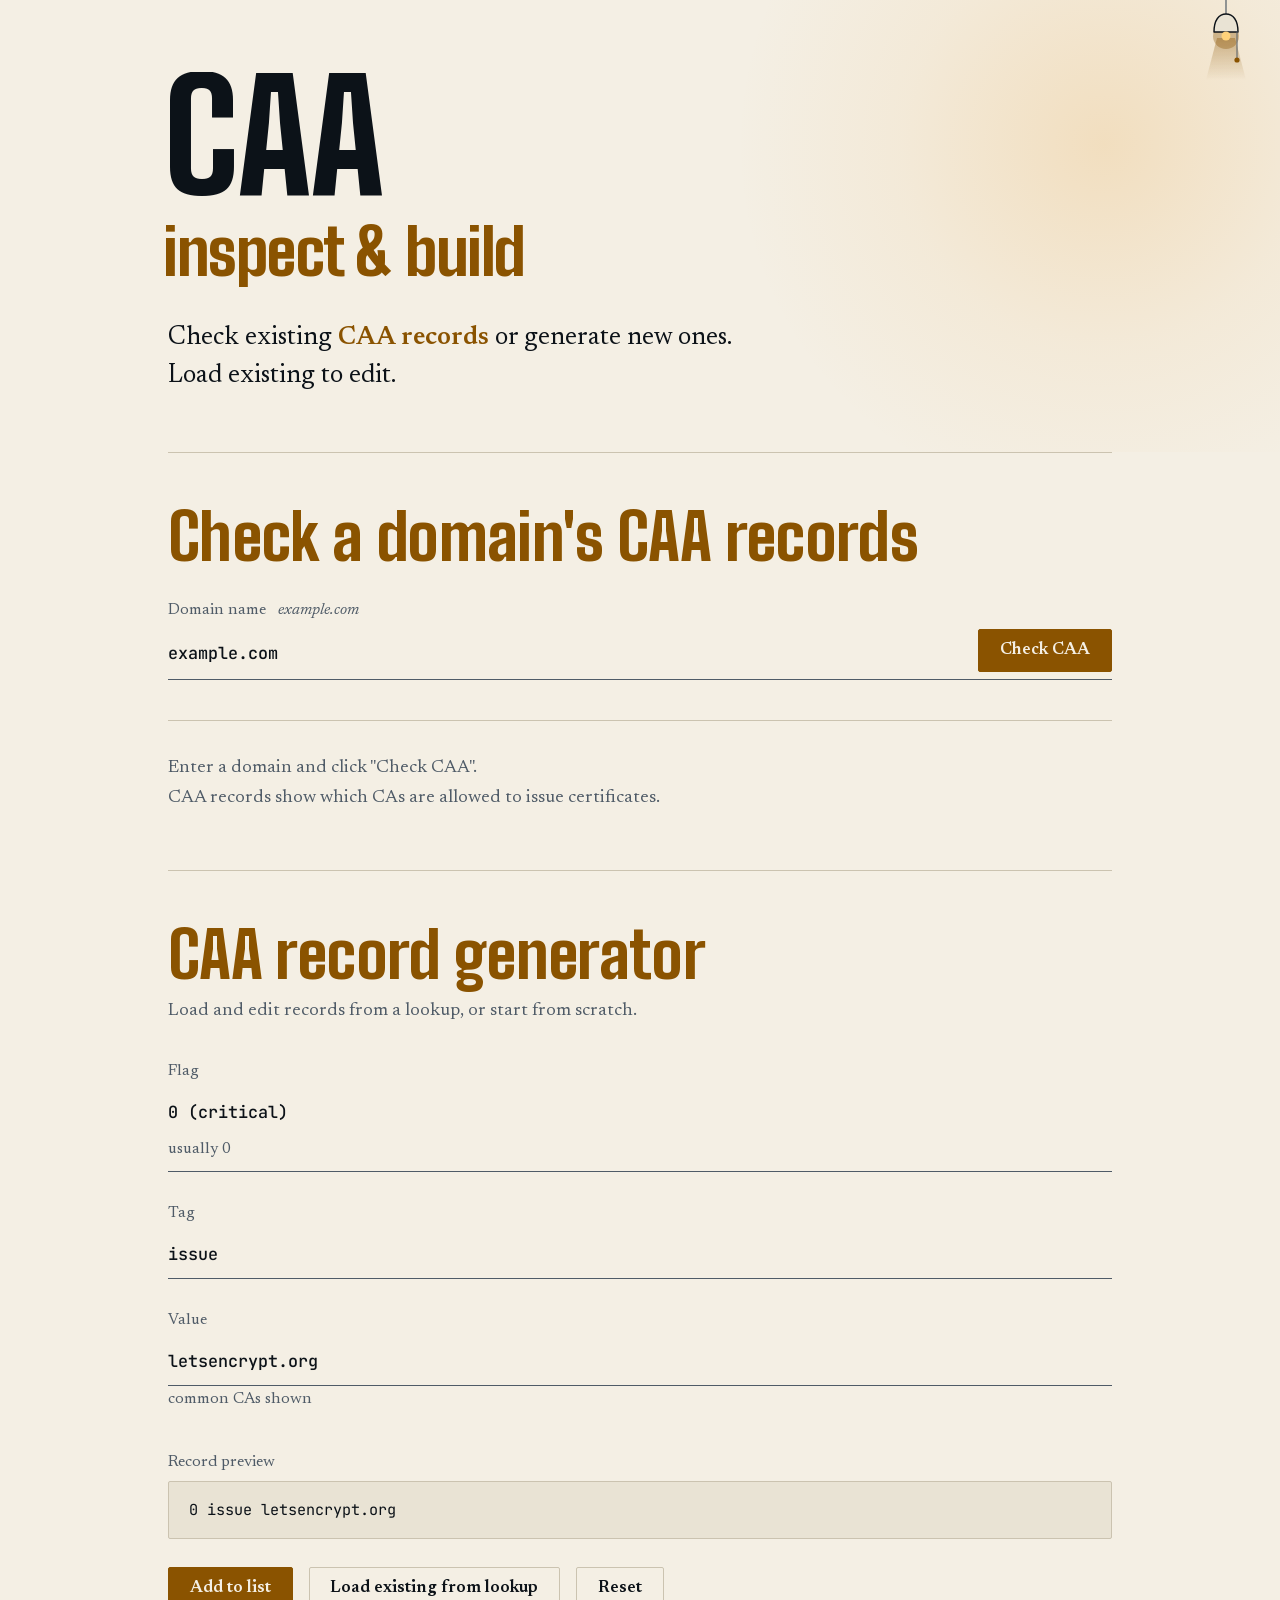
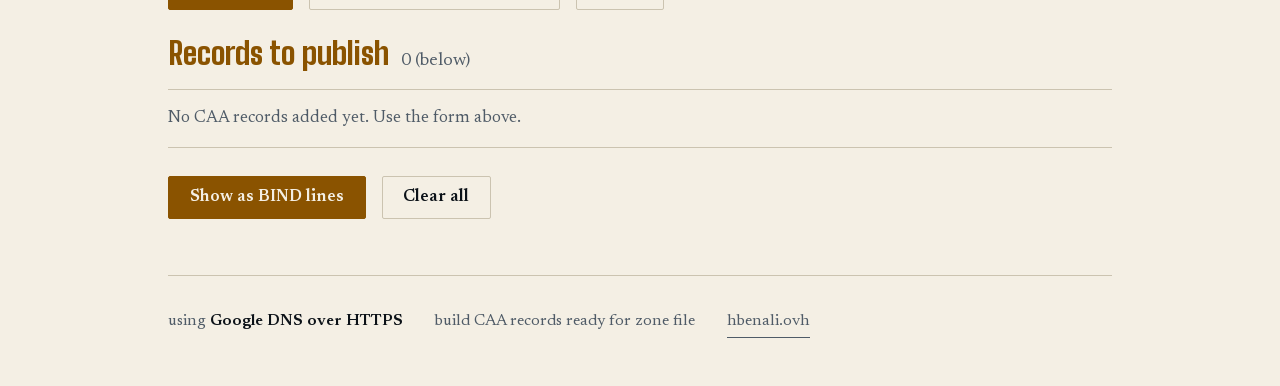
<file: index.html>
<!DOCTYPE html>
<html lang="en">
<head>
  <meta charset="UTF-8">
  <meta name="viewport" content="width=device-width, initial-scale=1.0">
  <title>CAA Checker — DNS CAA Record Inspector & Generator</title>
  <meta name="description" content="Free CAA record checker and generator. Instantly inspect any domain's DNS CAA records to see which certificate authorities may issue for it, and build new issue/issuewild/iodef records ready for your zone file.">
  <meta name="robots" content="index, follow">
  <link rel="canonical" href="https://caa.hbenali.ovh/">

  <!-- Security (static hosting: no custom HTTP headers, so CSP/referrer are set here; X-Frame-Options/X-Content-Type-Options need a real header and aren't achievable via meta) -->
  <meta http-equiv="Content-Security-Policy" content="default-src 'self'; script-src 'self' 'unsafe-inline'; style-src 'self' 'unsafe-inline'; font-src 'self'; img-src 'self' data:; connect-src 'self' https://dns.google; object-src 'none'; base-uri 'self'; form-action 'self'">
  <meta name="referrer" content="strict-origin-when-cross-origin">

  <!-- Open Graph -->
  <meta property="og:type" content="website">
  <meta property="og:title" content="CAA Checker — DNS CAA Record Inspector & Generator">
  <meta property="og:description" content="Inspect any domain's DNS CAA records and build new issue/issuewild/iodef records ready for your zone file.">
  <meta property="og:url" content="https://caa.hbenali.ovh/">
  <meta property="og:site_name" content="CAA Checker">
  <meta property="og:locale" content="en_US">
  <meta property="og:image" content="https://caa.hbenali.ovh/favicon.svg">
  <meta property="og:image:type" content="image/svg+xml">

  <!-- Twitter Card -->
  <meta name="twitter:card" content="summary">
  <meta name="twitter:title" content="CAA Checker — DNS CAA Record Inspector & Generator">
  <meta name="twitter:description" content="Inspect any domain's DNS CAA records and build new issue/issuewild/iodef records ready for your zone file.">
  <meta name="twitter:image" content="https://caa.hbenali.ovh/favicon.svg">

  <!-- SVG Favicon -->
  <link rel="icon" type="image/svg+xml" href="/favicon.svg">
  <link rel="alternate icon" href="/favicon.ico">
  <link rel="apple-touch-icon" href="/apple-touch-icon.png">
  <meta name="color-scheme" content="dark light">
  <meta name="theme-color" content="#0c1218" media="(prefers-color-scheme: dark)">
  <meta name="theme-color" content="#f4efe4" media="(prefers-color-scheme: light)">
  <link rel="manifest" href="/manifest.json">
  <meta name="mobile-web-app-capable" content="yes">
  <meta name="apple-mobile-web-app-capable" content="yes">
  <meta name="apple-mobile-web-app-status-bar-style" content="black-translucent">
  <meta name="apple-mobile-web-app-title" content="CAA Checker">

  <!-- dns.google is only hit on-demand after a lookup -->
  <link rel="dns-prefetch" href="https://dns.google">

  <!-- Structured data -->
  <script type="application/ld+json">
  {
    "@context": "https://schema.org",
    "@graph": [
      {
        "@type": "WebSite",
        "url": "https://caa.hbenali.ovh/",
        "name": "CAA Checker",
        "description": "Free CAA record checker and generator for inspecting DNS Certification Authority Authorization records.",
        "potentialAction": {
          "@type": "SearchAction",
          "target": "https://caa.hbenali.ovh/?domain={search_term_string}",
          "query-input": "required name=search_term_string"
        }
      },
      {
        "@type": "WebApplication",
        "name": "CAA Checker",
        "url": "https://caa.hbenali.ovh/",
        "applicationCategory": "UtilitiesApplication",
        "operatingSystem": "Any",
        "description": "Check any domain's CAA DNS records and generate new issue/issuewild/iodef records for a zone file.",
        "offers": {
          "@type": "Offer",
          "price": "0",
          "priceCurrency": "USD"
        }
      }
    ]
  }
  </script>


  <link rel="preload" href="/fonts/big-shoulders-latin-wght.woff2" as="font" type="font/woff2" crossorigin>
  <link rel="preload" href="/fonts/newsreader-latin-wght.woff2" as="font" type="font/woff2" crossorigin>
  <script src="/theme.js"></script>
  <link rel="stylesheet" href="/site.css">
</head>

<body>
<a class="skip" href="#domainInput">Skip to the tool</a>
<header class="hero">
  <div class="wrap">
    <h1 class="display">
      <span class="line"><span>CAA</span></span>
      <span class="line"><span>inspect &amp; build</span></span>
    </h1>
    <p class="lead">Check existing <strong>CAA records</strong> or generate new ones. Load existing to edit.</p>
  </div>
</header>

<main>
  <section class="block wrap" aria-labelledby="lookupTitle">
    <h2 class="block-title" id="lookupTitle">Check a domain's CAA records</h2>

    <!-- main input group -->
    <div class="field input-group">
      <label for="domainInput">
        <span>Domain name</span>
        <i>example.com</i>
      </label>
      <div class="field-row domain-input-wrapper">
        <input type="text" id="domainInput" placeholder="e.g. example.com" value="example.com" spellcheck="false" autocomplete="off">
        <button class="btn" id="checkBtn">
          <span id="btnText">Check CAA</span>
          <span id="btnLoader" style="display: none;"></span>
        </button>
      </div>
    </div>

    <!-- dynamic result card (lookup) -->
    <div class="result-area" id="resultContainer" aria-live="polite">
      <!-- default info / placeholder (will be replaced by JS) -->
      <div class="state empty empty-state" id="placeholderState">
        <p>Enter a domain and click "Check CAA".<br>CAA records show which CAs are allowed to issue certificates.</p>
      </div>

      <!-- these sections are dynamically filled/ toggled by javascript -->
      <div id="recordsContainer" style="display: none;"></div>
      <div id="errorContainer" style="display: none;"></div>
    </div>
  </section>

  <!-- CAA GENERATOR SECTION (with load existing) -->
  <section class="block wrap generator-section" aria-labelledby="genTitle">
    <h2 class="block-title" id="genTitle">CAA record generator</h2>
    <p class="block-note">Load and edit records from a lookup, or start from scratch.</p>
    <div class="gen-grid">
      <!-- flag + tag + value -->
      <div class="gen-row">
        <label class="gen-label" for="genFlag">Flag</label>
        <select id="genFlag">
          <option value="0">0 (critical)</option>
          <option value="128">128 (non-critical)</option>
          <option value="255">255 (reserved)</option>
        </select>
        <span class="hint">usually 0</span>
      </div>
      <div class="gen-row">
        <label class="gen-label" for="genTag">Tag</label>
        <select id="genTag">
          <option value="issue">issue</option>
          <option value="issuewild">issuewild</option>
          <option value="iodef">iodef</option>
        </select>
      </div>
      <div class="gen-row v">
        <label class="gen-label" for="genValue">Value</label>
        <div class="value-input-wrapper">
          <input type="text" id="genValue" placeholder="Type or select a CA..." value="letsencrypt.org" autocomplete="off" role="combobox" aria-expanded="false" aria-controls="suggestions" aria-autocomplete="list">
          <div id="suggestions" class="suggestions-dropdown" role="listbox" aria-label="Common certificate authorities"></div>
        </div>
        <span class="hint">common CAs shown</span>
      </div>
      <div class="field-error" id="genValueError" role="alert">Please enter a value (e.g., ca.example.com)</div>

      <div>
        <div class="preview-label">Record preview</div>
        <div class="preview generated-record-box" id="generatedPreview">
          0 issue "letsencrypt.org"
        </div>
      </div>

      <div class="actions action-buttons">
        <button id="addRecordBtn" class="btn">Add to list</button>
        <button id="loadExistingBtn" class="btn quiet">Load existing from lookup</button>
        <button id="clearGenBtn" class="btn quiet">Reset</button>
      </div>
      <div class="field-error" id="loadExistingHint" role="status">No existing records loaded yet — run a lookup above first.</div>

      <!-- accumulated records for generation -->
      <div>
        <div class="pub-head">
          <h3>Records to publish</h3>
          <span><span id="recordCount">0</span> (below)</span>
        </div>
        <ul id="generatedList" class="gen-list">
          <!-- dynamic list items will appear here -->
        </ul>
      </div>
      <div class="actions">
        <button id="generateBindText" class="btn">Show as BIND lines</button>
        <button id="clearAllRecords" class="btn quiet">Clear all</button>
      </div>
      <div id="bindOutput" class="preview bind-output" aria-live="polite"></div>
    </div>
  </section>
</main>

<div class="foot">
  <footer>
    <span>using <strong>Google DNS over HTTPS</strong></span>
    <span>build CAA records ready for zone file</span>
    <a href="https://hbenali.ovh" target="_blank" rel="noopener noreferrer">hbenali.ovh</a>
  </footer>
</div>

<script>
  (function() {
    // ----- DOM elements (lookup) -----
    const domainInput = document.getElementById('domainInput');
    const checkBtn = document.getElementById('checkBtn');
    const btnText = document.getElementById('btnText');
    const btnLoader = document.getElementById('btnLoader');
    const resultContainer = document.getElementById('resultContainer');
    const placeholderState = document.getElementById('placeholderState');
    const recordsContainer = document.getElementById('recordsContainer');
    const errorContainer = document.getElementById('errorContainer');

    // generator elements
    const genFlag = document.getElementById('genFlag');
    const genTag = document.getElementById('genTag');
    const genValue = document.getElementById('genValue');
    const genValueError = document.getElementById('genValueError');
    const suggestions = document.getElementById('suggestions');
    const generatedPreview = document.getElementById('generatedPreview');
    const addRecordBtn = document.getElementById('addRecordBtn');
    const loadExistingBtn = document.getElementById('loadExistingBtn');
    const loadExistingHint = document.getElementById('loadExistingHint');
    const clearGenBtn = document.getElementById('clearGenBtn');
    const generatedList = document.getElementById('generatedList');
    const recordCountSpan = document.getElementById('recordCount');
    const generateBindText = document.getElementById('generateBindText');
    const clearAllRecords = document.getElementById('clearAllRecords');
    const bindOutput = document.getElementById('bindOutput');
    // Common CAA values for autocomplete
    const commonCAValues = [
      'letsencrypt.org',
      'digicert.com',
      'comodoca.com',
      'sectigo.com',
      'globalsign.com',
      'entrust.net',
      'godaddy.com',
      'ssl.com',
      'thawte.com',
      'geotrust.com',
      'rapidssl.com',
      'buypass.com',
      'zerossl.com',
      'certauth.ssl.com',
      'amazontrust.com',
      'awstrust.com',
      'google.com',
      'pki.goog',
      'microsoft.com',
      'mailto:security@example.com',
      'http://example.com/report',
      'https://example.com/report'
    ];

    // Filtered suggestions based on input
    function filterSuggestions(input) {
      if (!input) return commonCAValues;
      const lowerInput = input.toLowerCase();
      return commonCAValues.filter(value =>
        value.toLowerCase().includes(lowerInput)
      );
    }

    // Show suggestions dropdown
    function showSuggestions() {
      const input = genValue.value;
      const filtered = filterSuggestions(input);

      if (filtered.length === 0) {
        suggestions.style.display = 'none';
        genValue.setAttribute('aria-expanded', 'false');
        return;
      }

      suggestions.innerHTML = '';
      filtered.forEach(value => {
        const div = document.createElement('div');
        div.textContent = value;
        div.setAttribute('role', 'option');
        div.onclick = () => {
          genValue.value = value;
          suggestions.style.display = 'none';
          genValue.setAttribute('aria-expanded', 'false');
          updatePreview();
        };
        suggestions.appendChild(div);
      });

      suggestions.style.display = 'block';
      genValue.setAttribute('aria-expanded', 'true');
    }

    // Hide suggestions
    function hideSuggestions() {
      setTimeout(() => {
        suggestions.style.display = 'none';
        genValue.setAttribute('aria-expanded', 'false');
      }, 200); // Delay to allow click on suggestion
    }

    // Event listeners for autocomplete
    genValue.addEventListener('input', () => {
      showSuggestions();
      updatePreview();
    });

    genValue.addEventListener('focus', showSuggestions);
    genValue.addEventListener('blur', hideSuggestions);

    // Close suggestions when clicking outside
    document.addEventListener('click', (e) => {
      if (!genValue.contains(e.target) && !suggestions.contains(e.target)) {
        suggestions.style.display = 'none';
        genValue.setAttribute('aria-expanded', 'false');
      }
    });

    // local array storing generated records (as raw strings, e.g. "0 issue \"letsencrypt.org\"")
    let generatedRecords = [];

    // shared smart-quoting: wrap the value in quotes if it needs it for a zone file
    function formatCAAValue(value) {
      if (!value.startsWith('"') && (value.includes(' ') || value.includes('@') || value.includes(':'))) {
        return `"${value}"`;
      }
      if (!value.startsWith('"') && !/^[a-zA-Z0-9.-]+$/.test(value)) {
        return `"${value}"`;
      }
      return value;
    }

    // helper to update preview based on inputs
    function updatePreview() {
      const flag = genFlag.value;
      const tag = genTag.value;
      const value = genValue.value.trim() || '[value]';
      generatedPreview.textContent = `${flag} ${tag} ${formatCAAValue(value)}`;
    }

    genFlag.addEventListener('change', updatePreview);
    genTag.addEventListener('change', updatePreview);
    genValue.addEventListener('input', updatePreview);
    updatePreview();

    // render the list of generated records
    function renderGeneratedList() {
      if (generatedRecords.length === 0) {
        generatedList.innerHTML = '<li class="none">No CAA records added yet. Use the form above.</li>';
        recordCountSpan.textContent = '0';
        return;
      }
      let html = '';
      generatedRecords.forEach((rec, idx) => {
        const escaped = escapeHtml(rec);
        html += `<li>
          <span>${escaped}</span>
          <button class="remove-record" data-index="${idx}" aria-label="Remove record ${escaped}">&times;</button>
        </li>`;
      });
      generatedList.innerHTML = html;
      recordCountSpan.textContent = generatedRecords.length;

      // attach remove events
      document.querySelectorAll('.remove-record').forEach(btn => {
        btn.addEventListener('click', (e) => {
          const index = e.target.getAttribute('data-index');
          if (index !== null) {
            generatedRecords.splice(parseInt(index), 1);
            renderGeneratedList();
          }
        });
      });
    }

    // add current preview as record
    addRecordBtn.addEventListener('click', () => {
      const flag = genFlag.value;
      const tag = genTag.value;
      let value = genValue.value.trim();
      if (!value) {
        genValueError.classList.add('visible');
        genValue.focus();
        return;
      }
      genValueError.classList.remove('visible');
      const record = `${flag} ${tag} ${formatCAAValue(value)}`;
      generatedRecords.push(record);
      renderGeneratedList();
      bindOutput.style.display = 'none';
    });

    genValue.addEventListener('input', () => genValueError.classList.remove('visible'));

    // clear all generated
    clearAllRecords.addEventListener('click', () => {
      generatedRecords = [];
      renderGeneratedList();
      bindOutput.style.display = 'none';
    });

    // reset generator fields to defaults
    clearGenBtn.addEventListener('click', () => {
      genFlag.value = '0';
      genTag.value = 'issue';
      genValue.value = 'letsencrypt.org';
      genValueError.classList.remove('visible');
      updatePreview();
    });

    // load existing from last lookup — appends any records not already in the list,
    // so nothing is silently discarded and no confirmation dialog is needed
    let lastRawRecords = null;  // stores raw record strings for generator loading

    loadExistingBtn.addEventListener('click', () => {
      if (!lastRawRecords || lastRawRecords.length === 0) {
        loadExistingHint.textContent = recordsContainer.style.display !== 'block'
          ? 'No existing records loaded yet — run a lookup above first.'
          : 'No CAA records found in the last lookup.';
        loadExistingHint.classList.add('visible');
        return;
      }
      loadExistingHint.classList.remove('visible');
      const added = lastRawRecords.filter(rec => !generatedRecords.includes(rec));
      generatedRecords = generatedRecords.concat(added);
      renderGeneratedList();
      bindOutput.style.display = 'none';
    });

    // generate BIND lines
    generateBindText.addEventListener('click', () => {
      if (generatedRecords.length === 0) {
        bindOutput.textContent = '; no CAA records to display';
        bindOutput.style.display = 'block';
        return;
      }
      let lines = '; CAA records (BIND format)\n';
      const domain = domainInput.value.trim() || 'example.com';
      generatedRecords.forEach(rec => {
        lines += `${domain}. IN CAA ${rec}\n`;
      });
      bindOutput.textContent = lines;
      bindOutput.style.display = 'block';
    });

    // ----- lookup logic -----
    function setActiveView(view) {
      placeholderState.style.display = 'none';
      recordsContainer.style.display = 'none';
      errorContainer.style.display = 'none';
      if (view === 'placeholder') placeholderState.style.display = 'flex';
      else if (view === 'records') recordsContainer.style.display = 'block';
      else if (view === 'error') errorContainer.style.display = 'block';
    }
    setActiveView('placeholder');

    async function queryCAA(domain) {
      let clean = domain.trim().replace(/\.+$/, '');
      if (clean === '') throw new Error('Empty domain name');
      const url = `https://dns.google/resolve?name=${encodeURIComponent(clean)}&type=CAA`;
      const response = await fetch(url);
      if (!response.ok) throw new Error(`DNS query failed (HTTP ${response.status})`);
      const data = await response.json();
      if (data.Status === 3) throw new Error(`Domain "${clean}" does not exist (NXDOMAIN)`);
      else if (data.Status !== 0) {
        const reason = data.Comment || `DNS error code ${data.Status}`;
        throw new Error(`DNS lookup error: ${reason}`);
      }
      const answers = data.Answer || [];
      const caaRecords = answers.filter(r => r.type === 257);
      return {
        domain: clean,
        records: caaRecords.map(r => r.data.replace(/^CAA\s+/i, '').trim()),
        raw: caaRecords
      };
    }

    function renderRecords(domain, records) {
      if (!records || records.length === 0) {
        recordsContainer.innerHTML = `
          <div class="state warn">
            <h2 class="state-title">No CAA records found</h2>
            <p>Domain <code>${escapeHtml(domain)}</code> has no CAA policy.<br>Any CA may issue certificates.</p>
          </div>
        `;
        return;
      }
      let itemsHtml = '';
      for (let rec of records) {
        const escaped = escapeHtml(rec);
        const parts = rec.match(/^(\d+)\s+(issue|issuewild|iodef)\s+(.*)$/i);
        let flagPart = '', tagPart = '', valuePart = rec;
        if (parts) {
          flagPart = parts[1];
          tagPart = parts[2];
          valuePart = parts[3].replace(/^"|"$/g, '');
        }
        if (parts) {
          itemsHtml += `
            <li class="record-item">
              <span class="flag-tag"><span class="k">flag</span>${flagPart}</span>
              <span class="flag-tag"><span class="k">tag</span>${tagPart}</span>
              <span class="record-value">${escapeHtml(valuePart)}</span>
            </li>
          `;
        } else {
          itemsHtml += `<li class="record-item"><span class="record-value">${escaped}</span></li>`;
        }
      }
      recordsContainer.innerHTML = `
        <div class="state ok">
          <h2 class="state-title">CAA records for</h2>
          <span class="badge-domain">${escapeHtml(domain)}</span>
        </div>
        <ul class="record-list">${itemsHtml}</ul>
        <div class="count">${records.length} record(s) found</div>
      `;
    }

    function renderError(domain, errorMessage) {
      errorContainer.innerHTML = `
        <div class="state fail error-message" role="alert">
          <h2 class="state-title">Error checking ${escapeHtml(domain)}</h2>
          <p>${escapeHtml(errorMessage)}</p>
        </div>
      `;
    }

    function escapeHtml(unsafe) {
      return unsafe.replace(/[&<>"]/g, function(m) {
        if(m === '&') return '&amp;'; if(m === '<') return '&lt;'; if(m === '>') return '&gt;'; if(m === '"') return '&quot;';
        return m;
      });
    }

    function setLoading(isLoading) {
      checkBtn.disabled = isLoading;
      btnText.textContent = isLoading ? 'Checking' : 'Check CAA';
      btnLoader.style.display = isLoading ? 'inline-block' : 'none';
      btnLoader.className = isLoading ? 'loader' : '';
    }

    async function performLookup() {
      const domain = domainInput.value;
      if (!domain.trim()) {
        setActiveView('error');
        renderError('', 'Please enter a domain name');
        return;
      }
      setLoading(true);
      try {
        const result = await queryCAA(domain);
        // store raw record strings for generator (using result.records)
        lastRawRecords = result.records;  // array like ["0 issue \"letsencrypt.org\""]
        renderRecords(result.domain, result.records);
        setActiveView('records');
      } catch (err) {
        lastRawRecords = null;
        renderError(domain, err.message || 'Unknown error');
        setActiveView('error');
      } finally {
        setLoading(false);
      }
    }

    checkBtn.addEventListener('click', performLookup);
    domainInput.addEventListener('keypress', (e) => { if (e.key === 'Enter') performLookup(); });

    // Handle URL parameter on page load
    function handleUrlParameter() {
      const urlParams = new URLSearchParams(window.location.search);
      const domainParam = urlParams.get('domain');

      if (domainParam) {
        domainInput.value = domainParam;
        performLookup();
      }
    }

    window.addEventListener('load', handleUrlParameter);

    // initial placeholder
    renderGeneratedList(); // empty list
  })();

  if ('serviceWorker' in navigator) {
    navigator.serviceWorker.register('/sw.js');
  }
</script>
</body>
</html>
</file>
<file: site.css>
/* caa.hbenali.ovh: one stylesheet for every page. Dark editorial design system shared with hbenali.ovh.
   Fonts are self-hosted (see fonts/README.md). */

@font-face { font-family: 'Big Shoulders'; font-style: normal; font-weight: 600 900; font-display: swap; src: url('fonts/big-shoulders-latin-wght.woff2') format('woff2'); }
@font-face { font-family: 'Newsreader'; font-style: normal; font-weight: 200 800; font-display: swap; src: url('fonts/newsreader-latin-wght.woff2') format('woff2'); }
@font-face { font-family: 'Newsreader'; font-style: italic; font-weight: 200 800; font-display: swap; src: url('fonts/newsreader-italic-latin-wght.woff2') format('woff2'); }
@font-face { font-family: 'JetBrains Mono'; font-style: normal; font-weight: 100 800; font-display: swap; src: url('fonts/jetbrains-mono-latin-wght.woff2') format('woff2'); }

:root {
    --ink: #0c1218;
    --slate: #17212b;
    --line: #263341;
    --bone: #e7e1d3;
    --mist: #8e9aa6;
    --sodium: #e9a23b;
    --verdigris: #5db7a0;
    --fail: #e5776f;
    --glow: rgba(233, 162, 59, 0.2);
    --glow-soft: rgba(233, 162, 59, 0.06);

    --display: 'Big Shoulders', 'Arial Narrow', Impact, sans-serif;
    --serif: 'Newsreader', Georgia, serif;
    --mono: 'JetBrains Mono', ui-monospace, monospace;

    --gutter: clamp(1.5rem, 4vw, 2.5rem);
    color-scheme: dark;
}

/* Light: follows the system setting until the lamp (theme.js) is used. Dark above is the default and the identity.
   Contrast on --ink (page) / --slate (surface): text 16/14.7, muted 6.0/5.4, accent 5.5/4.9, ok 5.2/4.7, fail 5.7/5.1. */
@media (prefers-color-scheme: light) {
    :root:not([data-theme="dark"]) {
        --ink: #f4efe4;
        --slate: #e9e3d4;
        --line: #cbc3b0;
        --bone: #0c1218;
        --mist: #4f5b67;
        --sodium: #8a5300;
        --verdigris: #1b7058;
        --fail: #b3261e;
        --glow: rgba(233, 162, 59, 0.22);
        --glow-soft: rgba(233, 162, 59, 0.07);
        color-scheme: light;
    }
}
:root[data-theme="light"] {
    --ink: #f4efe4;
    --slate: #e9e3d4;
    --line: #cbc3b0;
    --bone: #0c1218;
    --mist: #4f5b67;
    --sodium: #8a5300;
    --verdigris: #1b7058;
    --fail: #b3261e;
    --glow: rgba(233, 162, 59, 0.22);
    --glow-soft: rgba(233, 162, 59, 0.07);
    color-scheme: light;
}

*, *::before, *::after { box-sizing: border-box; margin: 0; padding: 0; }

html { background: var(--ink); }

body {
    min-height: 100vh;
    background: var(--ink);
    color: var(--bone);
    font-family: var(--serif);
    font-size: 1.125rem;
    line-height: 1.7;
    font-optical-sizing: auto;
    -webkit-font-smoothing: antialiased;
    text-rendering: optimizeLegibility;
}

::selection { background: var(--sodium); color: var(--ink); }
:focus-visible { outline: 2px solid var(--sodium); outline-offset: 4px; border-radius: 2px; }

a { color: inherit; }
ul { list-style: none; }
strong { font-weight: 600; }
code { font-family: var(--mono); font-size: 0.85em; background: var(--slate); padding: 0.1em 0.4em; border-radius: 2px; overflow-wrap: anywhere; }
[hidden] { display: none !important; }

.sr-only { position: absolute; width: 1px; height: 1px; overflow: hidden; clip-path: inset(50%); white-space: nowrap; }
.skip { position: fixed; top: 0.75rem; left: 0.75rem; z-index: 60; background: var(--sodium); color: var(--ink); padding: 0.5rem 1rem; transform: translateY(-300%); }
.skip:focus { transform: none; }

/* Underline that draws in on hover and focus. */
.link, footer a, .note a {
    text-decoration: none;
    background-image: linear-gradient(currentColor, currentColor);
    background-repeat: no-repeat;
    background-size: 100% 1px;
    background-position: 0 100%;
    padding-bottom: 2px;
    transition: background-size 0.35s cubic-bezier(0.22, 1, 0.36, 1), color 0.2s;
}
.link:hover, .link:focus-visible, footer a:hover, footer a:focus-visible, .note a:hover, .note a:focus-visible { color: var(--sodium); background-size: 100% 2px; }

.display { font-family: var(--display); font-weight: 800; line-height: 0.86; letter-spacing: -0.01em; }

.wrap { max-width: 64rem; margin: 0 auto; padding-inline: var(--gutter); }

/* Hero */
.hero { position: relative; isolation: isolate; overflow: hidden; padding-block: 4.5rem 3.5rem; }
.hero::before {
    content: ''; position: absolute; z-index: -1; top: -14rem; right: -12rem;
    width: min(46rem, 140vw); aspect-ratio: 1; border-radius: 50%;
    background: radial-gradient(closest-side, var(--glow), var(--glow-soft) 55%, transparent);
    pointer-events: none;
}
.hero h1 { font-size: clamp(4rem, 17vw, 9.5rem); margin-left: -0.03em; }
.hero h1 .line { display: block; overflow: hidden; padding-bottom: 0.05em; }
.hero h1 .line > span { display: block; animation: rise 1.1s cubic-bezier(0.16, 1, 0.3, 1) both; }
.hero h1 .line:nth-child(2) { color: var(--sodium); font-size: 0.42em; line-height: 1; margin-top: 0.15em; }
.hero h1 .line:nth-child(2) > span { animation-delay: 0.13s; }
.hero .lead { margin-top: 2rem; max-width: 40ch; font-size: clamp(1.25rem, 2.4vw, 1.6rem); line-height: 1.5; animation: fade 0.9s 0.5s both; }
.hero .lead strong { color: var(--sodium); font-weight: 600; }

@keyframes rise { from { transform: translateY(108%); } }
@keyframes fade { from { opacity: 0; transform: translateY(12px); } }

/* Sections */
.block { position: relative; padding-block: 3.5rem; }
.block::before { content: ''; position: absolute; top: 0; left: var(--gutter); right: var(--gutter); height: 1px; background: var(--line); }
.block-title { font-family: var(--display); font-weight: 800; font-size: clamp(2.6rem, 7vw, 4rem); line-height: 0.9; letter-spacing: -0.01em; color: var(--sodium); }
.block-note { margin-top: 0.75rem; max-width: 52ch; color: var(--mist); }

/* Fields */
.field { margin-top: 2rem; }
.field label, .gen-label { display: block; color: var(--mist); font-size: 1rem; margin-bottom: 0.3rem; }
.field label i { font-style: italic; margin-left: 0.5rem; }
.field-row { display: flex; align-items: stretch; gap: 1rem; border-bottom: 1px solid var(--mist); transition: border-color 0.2s; }
.field-row:focus-within { border-color: var(--sodium); }
input[type="text"], select {
    background: none; border: 0; color: var(--bone); border-radius: 0;
    font: 500 1.05rem/1.3 var(--mono); padding: 0.75rem 0; outline: 0; min-width: 0;
}
.field-row input { flex: 1; }
input::placeholder { color: var(--mist); opacity: 0.8; }
select { cursor: pointer; width: 100%; appearance: none; -webkit-appearance: none; }
select option { background: var(--slate); color: var(--bone); }

.btn {
    display: inline-flex; align-items: center; justify-content: center; gap: 0.6rem;
    background: var(--sodium); color: var(--ink); border: 1px solid var(--sodium); padding: 0.55rem 1.3rem;
    font: 600 1.05rem/1.4 var(--serif); border-radius: 2px; cursor: pointer;
    transition: background-color 0.2s, color 0.2s, transform 0.2s;
}
.btn:hover, .btn:focus-visible { background: var(--bone); border-color: var(--bone); transform: translateY(-2px); }
.btn:disabled { opacity: 0.7; cursor: progress; transform: none; }
.btn.quiet { background: none; color: var(--bone); border-color: var(--line); }
.btn.quiet:hover, .btn.quiet:focus-visible { border-color: var(--sodium); color: var(--sodium); background: none; }
.field-row .btn { align-self: center; margin-bottom: 0.4rem; }

.loader { width: 0.9rem; height: 0.9rem; border: 2px solid var(--ink); border-top-color: transparent; border-radius: 50%; animation: spin 0.8s linear infinite; }
@keyframes spin { to { transform: rotate(360deg); } }

/* Result states */
.result-area { margin-top: 2.5rem; }
.state { border-top: 1px solid var(--line); padding-top: 1.5rem; }
.state-title { font-family: var(--display); font-weight: 800; font-size: 1.9rem; line-height: 1.05; }
.state p { margin-top: 0.5rem; max-width: 60ch; color: var(--mist); }
.state p strong { color: var(--bone); }
.state.empty { color: var(--mist); }
.state.warn { border-top-color: var(--sodium); }
.state.warn .state-title { color: var(--sodium); }
.state.ok { border-top-color: var(--verdigris); }
.state.ok .state-title { color: var(--verdigris); }
.state.fail { border-top-color: var(--fail); }
.state.fail .state-title { color: var(--fail); }
.state.fail p { color: var(--bone); }
.badge-domain { font: 500 1rem var(--mono); color: var(--bone); overflow-wrap: anywhere; display: block; margin-top: 0.5rem; }

.record-list { margin-top: 1.25rem; }
.record-item { display: flex; flex-wrap: wrap; align-items: baseline; gap: 0.3rem 1.25rem; border-top: 1px solid var(--line); padding: 0.9rem 0; font: 0.95rem/1.5 var(--mono); }
.record-item:last-child { border-bottom: 1px solid var(--line); }
.flag-tag { color: var(--sodium); }
.flag-tag .k { font-family: var(--serif); color: var(--mist); font-size: 1rem; margin-right: 0.4rem; }
.record-value { overflow-wrap: anywhere; min-width: 0; }
.count { margin-top: 0.75rem; color: var(--mist); font-size: 1rem; }

/* Generator */
.gen-grid { margin-top: 2rem; display: grid; gap: 1.75rem; }
.gen-row { border-bottom: 1px solid var(--mist); transition: border-color 0.2s; position: relative; }
.gen-row:focus-within { border-color: var(--sodium); }
.gen-row .hint { color: var(--mist); font-size: 1rem; display: block; padding-bottom: 0.5rem; }
.gen-row.v { border-bottom: 0; }
.value-input-wrapper { position: relative; border-bottom: 1px solid var(--mist); transition: border-color 0.2s; }
.value-input-wrapper:focus-within { border-color: var(--sodium); }
.value-input-wrapper input { width: 100%; }

.suggestions-dropdown {
    display: none; position: absolute; z-index: 20; left: 0; right: 0; top: 100%;
    max-height: 14rem; overflow-y: auto; background: var(--slate); border: 1px solid var(--line); border-radius: 2px;
    font: 0.95rem/1.4 var(--mono);
}
.suggestions-dropdown div { padding: 0.55rem 0.9rem; cursor: pointer; border-bottom: 1px solid var(--line); overflow-wrap: anywhere; }
.suggestions-dropdown div:last-child { border-bottom: 0; }
.suggestions-dropdown div:hover, .suggestions-dropdown div.active { background: var(--ink); color: var(--sodium); }

.field-error { display: none; color: var(--fail); font-size: 1rem; }
.field-error.visible { display: block; }
#loadExistingHint.visible { color: var(--sodium); }

.preview { font: 0.95rem/1.6 var(--mono); background: var(--slate); border: 1px solid var(--line); border-radius: 2px; padding: 1rem 1.25rem; overflow-wrap: anywhere; }
.preview-label { color: var(--mist); font-size: 1rem; margin-bottom: 0.3rem; }

.actions { display: flex; flex-wrap: wrap; gap: 0.75rem 1rem; }
.pub-head { display: flex; align-items: baseline; gap: 0.75rem; flex-wrap: wrap; }
.pub-head h3 { font-family: var(--display); font-weight: 800; font-size: 1.9rem; line-height: 1.05; color: var(--sodium); }
.pub-head span { color: var(--mist); }
.gen-list { margin-top: 0.75rem; }
.gen-list li { display: flex; align-items: center; gap: 1rem; border-top: 1px solid var(--line); padding: 0.4rem 0; font: 0.95rem/1.5 var(--mono); }
.gen-list li:last-child { border-bottom: 1px solid var(--line); }
.gen-list li.none { font: inherit; font-family: var(--serif); font-size: 1.05rem; color: var(--mist); padding: 0.9rem 0; }
.gen-list li span { flex: 1; overflow-wrap: anywhere; min-width: 0; }
.remove-record { background: none; border: 1px solid transparent; color: var(--fail); font: 1.4rem/1 var(--serif); cursor: pointer; padding: 0.35rem 0.7rem; border-radius: 2px; }
.remove-record:hover { border-color: var(--fail); }
.bind-output { display: none; margin-top: 1rem; white-space: pre-wrap; overflow-wrap: anywhere; }

/* Footer */
footer { color: var(--mist); font-size: 1rem; }
.foot { max-width: 64rem; margin: 0 auto; padding: 0 var(--gutter) 3rem; }
.foot > footer { border-top: 1px solid var(--line); padding-top: 2rem; display: flex; flex-wrap: wrap; gap: 0.5rem 2rem; }
.foot strong { color: var(--bone); }

/* 404 */
.nf { min-height: 100vh; display: flex; flex-direction: column; justify-content: center; padding-block: 4rem; position: relative; isolation: isolate; overflow: hidden; }
.nf::before {
    content: ''; position: absolute; z-index: -1; top: -12rem; right: -10rem; width: min(40rem, 140vw); aspect-ratio: 1; border-radius: 50%;
    background: radial-gradient(closest-side, var(--glow), var(--glow-soft) 55%, transparent);
}
.nf-code { font-size: clamp(9rem, 34vw, 22rem); color: var(--sodium); }
.nf h1 { font-size: clamp(2.8rem, 7vw, 5rem); margin-top: 0.5rem; }
.nf .nf-lead { margin-top: 1rem; max-width: 40ch; color: var(--mist); font-size: 1.3rem; }
.nf-links { margin-top: 2rem; display: flex; flex-wrap: wrap; gap: 0.75rem 2rem; font-size: 1.25rem; }
.nf-search { margin-top: 3rem; max-width: 30rem; }

@media (prefers-reduced-motion: reduce) {
    *, *::before, *::after { animation-duration: 0.01ms !important; animation-delay: 0s !important; transition-duration: 0.01ms !important; }
}

/* ---- Theme lamp: pull-cord switch (see theme.js). Lamp on = light theme. ---- */
.theme-lamp {
    position: absolute; /* scrolls away with the page; fixed on pages with a fixed bar, see below */
    top: 0;
    inset-inline-end: clamp(0.75rem, 3vw, 2rem);
    z-index: 1000;
    display: block;
    width: 2.75rem;
    height: 5.25rem;
    padding: 0;
    border: 0;
    background: none;
    cursor: pointer;
    -webkit-tap-highlight-color: transparent;
}
/* Pages with a fixed top bar or fixed top-right controls: the lamp stays visible and the bar
   reserves room for it (lamp offset + lamp width + gap), so it never covers a link. */
html:has(.bar-inner) .theme-lamp,
html:has(.controls) .theme-lamp { position: fixed; }
.bar-inner { padding-inline-end: calc(clamp(0.75rem, 3vw, 2rem) + 2.75rem + 0.75rem); }
.controls { right: calc(clamp(0.75rem, 3vw, 2rem) + 2.75rem + 0.75rem); }
.theme-lamp svg { display: block; width: 100%; height: 100%; overflow: visible; pointer-events: none; }
.lamp-wire { stroke: var(--mist); stroke-width: 1.2; }
.lamp-shade { fill: var(--slate); stroke: var(--bone); stroke-width: 1.4; stroke-linejoin: round; }
.lamp-bulb { fill: var(--line); transition: fill 0.4s; }
.lamp-halo { fill: var(--sodium); opacity: 0; transition: opacity 0.5s; }
.lamp-cone { fill: url(#lamp-cone); opacity: 0; transition: opacity 0.5s; }
.lamp-stop-a { stop-color: var(--sodium); stop-opacity: 0.38; }
.lamp-stop-b { stop-color: var(--sodium); stop-opacity: 0; }
.lamp-cord { stroke: var(--mist); stroke-width: 1; }
.lamp-bead { fill: var(--sodium); }
.theme-lamp[data-on="true"] .lamp-bulb { fill: #ffd27a; }
.theme-lamp[data-on="true"] .lamp-halo { opacity: 0.35; }
.theme-lamp[data-on="true"] .lamp-cone { opacity: 1; }
.lamp-swing { transform-box: view-box; transform-origin: 22px 0; animation: lamp-swing 0.9s ease-out; }
.lamp-pull { animation: lamp-pull 0.45s cubic-bezier(0.3, 1.6, 0.5, 1); }
@keyframes lamp-swing { 20% { transform: rotate(-5deg); } 45% { transform: rotate(3.5deg); } 70% { transform: rotate(-1.5deg); } }
@keyframes lamp-pull { 35% { transform: translateY(10px); } }

/* The theme switch is a plain cross-fade of the whole page. */
html.theme-vt::view-transition-old(root) { animation: 0.45s ease both lamp-fade-out; }
html.theme-vt::view-transition-new(root) { animation: 0.45s ease both lamp-fade-in; }
@keyframes lamp-fade-out { to { opacity: 0; } }
@keyframes lamp-fade-in { from { opacity: 0; } }

@media (prefers-reduced-motion: reduce) {
    .lamp-swing, .lamp-pull { animation: none; }
    .lamp-bulb, .lamp-halo, .lamp-cone { transition: none; }
}
</file>
